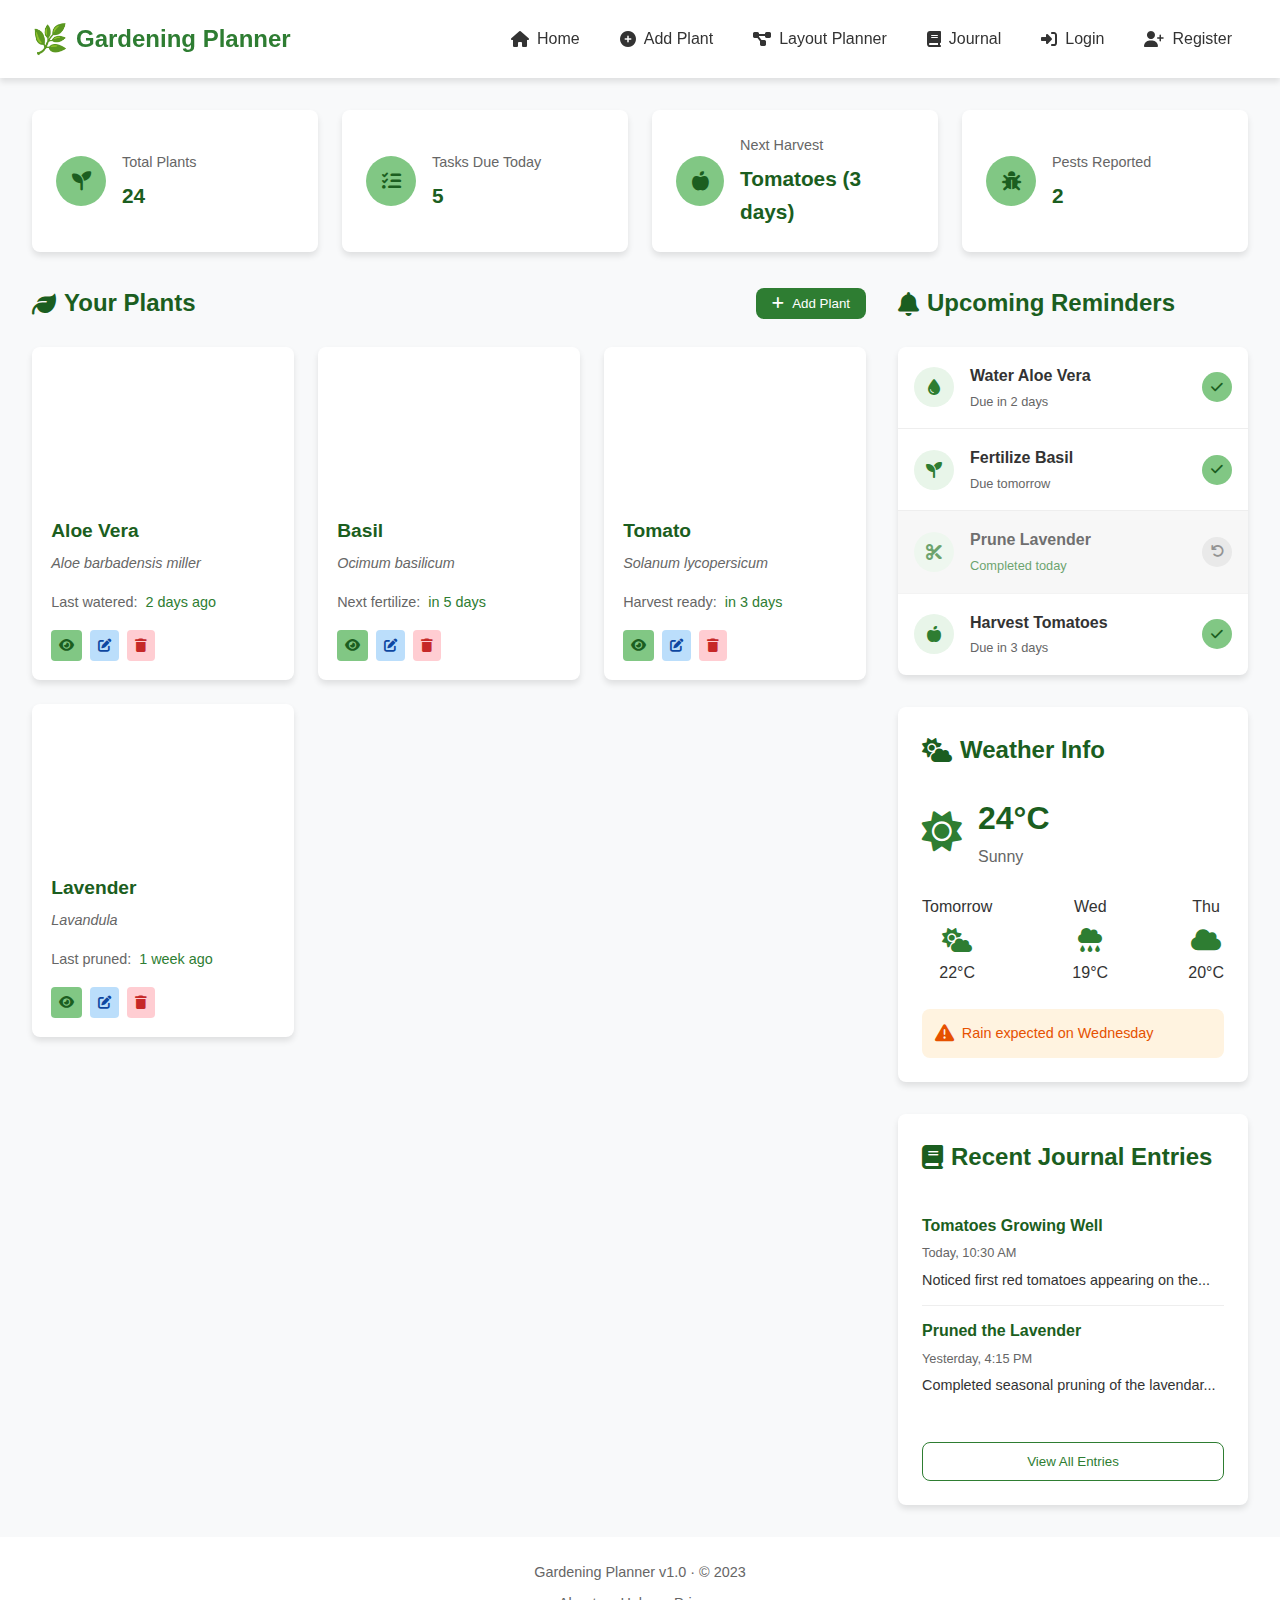
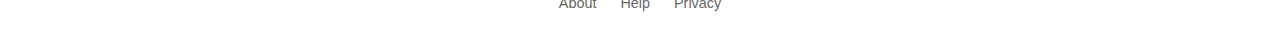
<file: index.html>
<!DOCTYPE html>
<html lang="en">
<head>
  <meta charset="UTF-8">
  <title>Gardening Planner</title>
  <link rel="stylesheet" href="./css/style.css" />
  <link rel="stylesheet" href="./css/dashboard.css">
  <link rel="stylesheet" href="./css/auth.css">
</head>
<body>
  <!-- This div will load dashboard content -->
  <div id="app"></div>

  <script src="./main.js"></script>
</body>
</html>
</file>
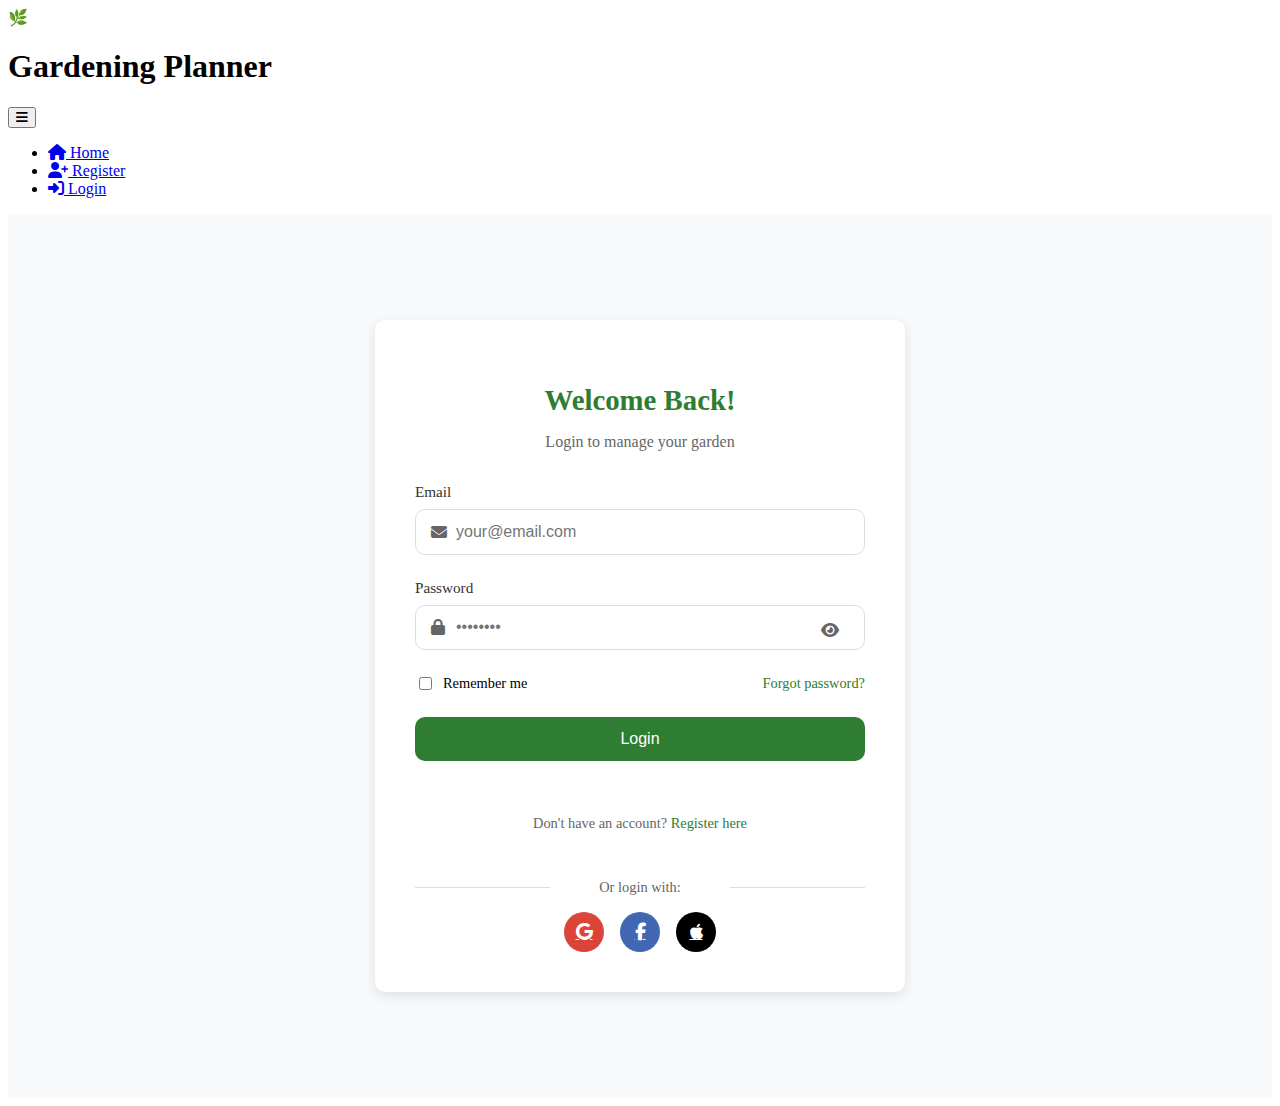
<file: pages/login.html>
<!DOCTYPE html>
<html lang="en">
<head>
    <meta charset="UTF-8">
    <meta name="viewport" content="width=device-width, initial-scale=1.0">
    <title>Gardening Planner - Login</title>
    <base href="/Gardening-Planner/">
    <link rel="stylesheet" href="../css/auth.css">
    <link rel="stylesheet" href="https://cdnjs.cloudflare.com/ajax/libs/font-awesome/6.4.0/css/all.min.css">
</head>
<body>
    <!-- Shared Navbar -->
    <nav class="navbar">
        <div class="navbar-brand">
            <span class="logo-icon">🌿</span>
            <h1>Gardening Planner</h1>
            <button class="navbar-toggler" aria-label="Toggle navigation">
                <i class="fas fa-bars"></i>
            </button>
        </div>
        <div class="navbar-collapse">
            <ul class="nav-links">
                <li><a href="../index.html"><i class="fas fa-home"></i> Home</a></li>
                <li><a href="./register.html"><i class="fas fa-user-plus"></i> Register</a></li>
                <li class="active"><a href="./login.html"><i class="fas fa-sign-in-alt"></i> Login</a></li>
            </ul>
        </div>
    </nav>

    <!-- Login Form -->
    <main class="auth-container">
        <div class="auth-card">
            <div class="auth-header">
                <h2>Welcome Back!</h2>
                <p>Login to manage your garden</p>
            </div>
            
            <form class="auth-form" id="loginForm">
                <div class="form-group">
                    <label for="loginEmail">Email</label>
                    <div class="input-with-icon">
                        <i class="fas fa-envelope"></i>
                        <input type="email" id="loginEmail" placeholder="your@email.com" required>
                    </div>
                </div>
                
                <div class="form-group">
                    <label for="loginPassword">Password</label>
                    <div class="input-with-icon">
                        <i class="fas fa-lock"></i>
                        <input type="password" id="loginPassword" placeholder="••••••••" required>
                        <button type="button" class="toggle-password" aria-label="Show password">
                            <i class="fas fa-eye"></i>
                        </button>
                    </div>
                </div>
                
                <div class="form-options">
                    <label class="remember-me">
                        <input type="checkbox" id="rememberMe">
                        <span>Remember me</span>
                    </label>
                    <a href="#" class="forgot-password">Forgot password?</a>
                </div>
                
                <button type="submit" class="btn-auth">Login</button>
                
                <div class="auth-footer">
                    <p>Don't have an account? <a href="./register.html">Register here</a></p>
                </div>
            </form>
            
            <div class="social-login">
                <p>Or login with:</p>
                <div class="social-icons">
                    <a href="#" class="social-btn google">
                        <i class="fab fa-google"></i>
                    </a>
                    <a href="#" class="social-btn facebook">
                        <i class="fab fa-facebook-f"></i>
                    </a>
                    <a href="#" class="social-btn apple">
                        <i class="fab fa-apple"></i>
                    </a>
                </div>
            </div>
        </div>
    </main>

    <script src="../js/auth.js"></script>
</body>
</html>
</file>
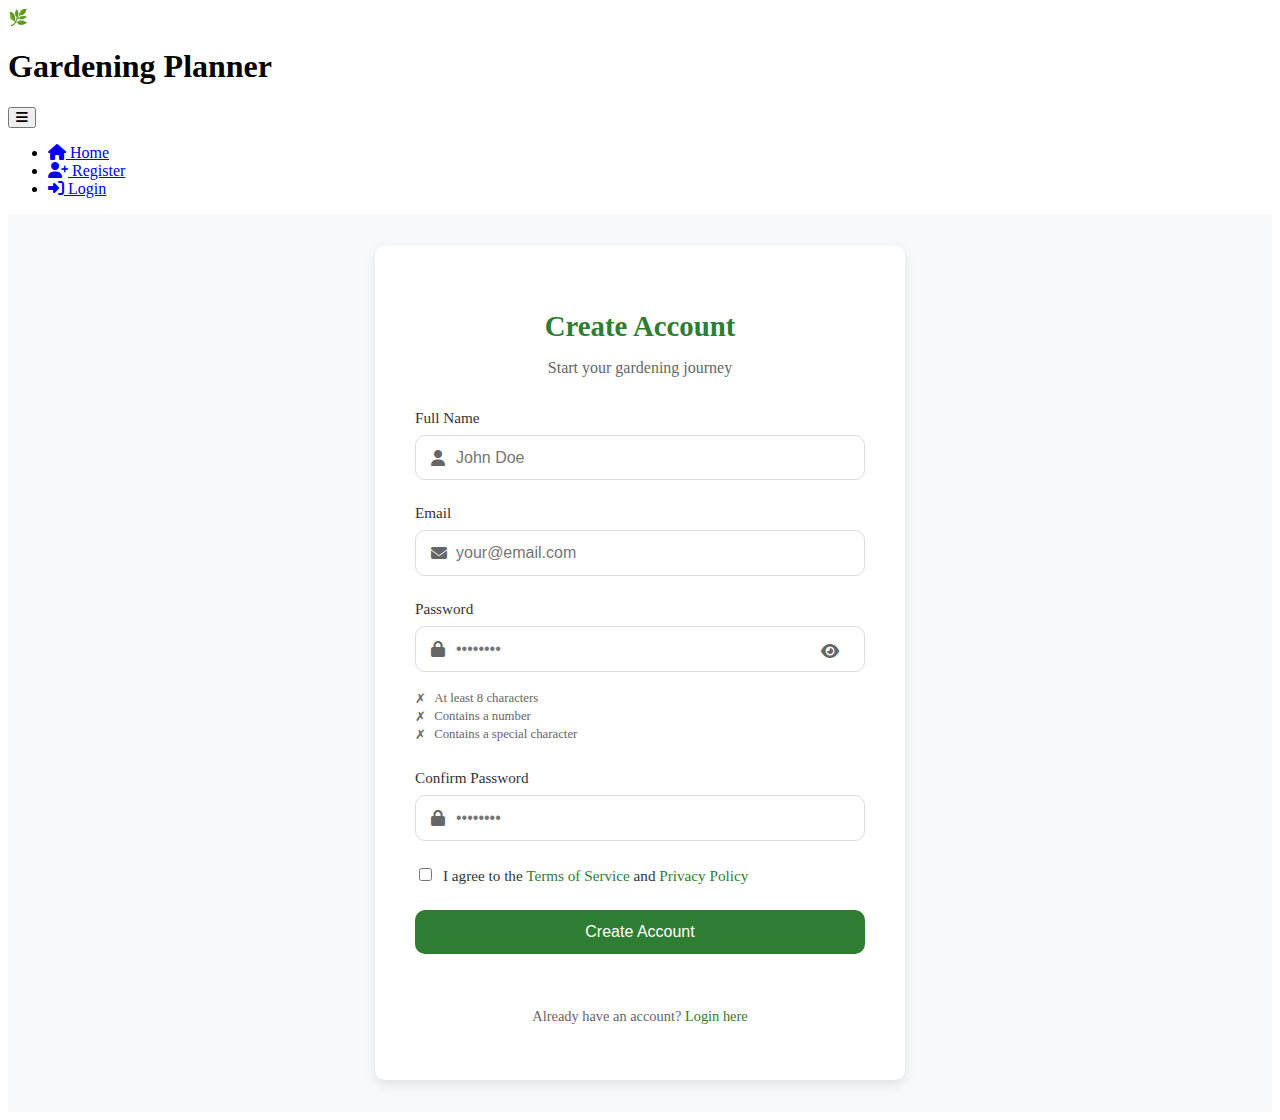
<file: pages/register.html>
<!DOCTYPE html>
<html lang="en">
<head>
    <meta charset="UTF-8">
    <meta name="viewport" content="width=device-width, initial-scale=1.0">
    <title>Gardening Planner - Register</title>
    <link rel="stylesheet" href="../css/auth.css">
    <link rel="stylesheet" href="https://cdnjs.cloudflare.com/ajax/libs/font-awesome/6.4.0/css/all.min.css">
</head>
<body>
    <!-- Shared Navbar -->
    <nav class="navbar">
        <div class="navbar-brand">
            <span class="logo-icon">🌿</span>
            <h1>Gardening Planner</h1>
            <button class="navbar-toggler" aria-label="Toggle navigation">
                <i class="fas fa-bars"></i>
            </button>
        </div>
        <div class="navbar-collapse">
            <ul class="nav-links">
                <li><a href="../index.html"><i class="fas fa-home"></i> Home</a></li>
                <li class="active"><a href="./register.html"><i class="fas fa-user-plus"></i> Register</a></li>
                <li><a href="./login.html"><i class="fas fa-sign-in-alt"></i> Login</a></li>
            </ul>
        </div>
    </nav>

    <!-- Registration Form -->
    <main class="auth-container">
        <div class="auth-card">
            <div class="auth-header">
                <h2>Create Account</h2>
                <p>Start your gardening journey</p>
            </div>
            
            <form class="auth-form" id="registerForm">
                <div class="form-group">
                    <label for="registerName">Full Name</label>
                    <div class="input-with-icon">
                        <i class="fas fa-user"></i>
                        <input type="text" id="registerName" placeholder="John Doe" required>
                    </div>
                </div>
                
                <div class="form-group">
                    <label for="registerEmail">Email</label>
                    <div class="input-with-icon">
                        <i class="fas fa-envelope"></i>
                        <input type="email" id="registerEmail" placeholder="your@email.com" required>
                    </div>
                </div>
                
                <div class="form-group">
                    <label for="registerPassword">Password</label>
                    <div class="input-with-icon">
                        <i class="fas fa-lock"></i>
                        <input type="password" id="registerPassword" placeholder="••••••••" required>
                        <button type="button" class="toggle-password" aria-label="Show password">
                            <i class="fas fa-eye"></i>
                        </button>
                    </div>
                    <div class="password-hints">
                        <p class="hint" data-requirement="length">At least 8 characters</p>
                        <p class="hint" data-requirement="number">Contains a number</p>
                        <p class="hint" data-requirement="special">Contains a special character</p>
                    </div>
                </div>
                
                <div class="form-group">
                    <label for="registerConfirm">Confirm Password</label>
                    <div class="input-with-icon">
                        <i class="fas fa-lock"></i>
                        <input type="password" id="registerConfirm" placeholder="••••••••" required>
                    </div>
                </div>
                
                <div class="form-group terms">
                    <label class="terms-label">
                        <input type="checkbox" id="agreeTerms" required>
                        <span>I agree to the <a href="#">Terms of Service</a> and <a href="#">Privacy Policy</a></span>
                    </label>
                </div>
                
                <button type="submit" class="btn-auth">Create Account</button>
                
                <div class="auth-footer">
                    <p>Already have an account? <a href="./login.html">Login here</a></p>
                </div>
            </form>
        </div>
    </main>

    <script src="../js/auth.js"></script>
</body>
</html>
</file>
<file: css/style.css>
/* Base Styles */
:root {
    --primary-color: #2e7d32;
    --primary-dark: #1b5e20;
    --primary-light: #81c784;
    --secondary-color: #f5f5f5;
    --text-color: #333;
    --text-light: #666;
    --white: #ffffff;
    --shadow: 0 4px 6px rgba(0, 0, 0, 0.1);
    --radius: 8px;
    --transition: all 0.3s ease;
}

* {
    margin: 0;
    padding: 0;
    box-sizing: border-box;
    font-family: 'Segoe UI', Tahoma, Geneva, Verdana, sans-serif;
}

body {
    background-color: #f8f9fa;
    color: var(--text-color);
    line-height: 1.6;
}

/* Navigation Bar */
.navbar {
    display: flex;
    flex-wrap: wrap;
    justify-content: space-between;
    align-items: center;
    padding: 1rem 2rem;
    background-color: var(--white);
    box-shadow: var(--shadow);
    position: sticky;
    top: 0;
    z-index: 1000;
}

.navbar-brand {
    display: flex;
    align-items: center;
    gap: 0.5rem;
    flex: 1;
}

.logo-icon {
    font-size: 1.8rem;
}

.navbar h1 {
    font-size: 1.5rem;
    color: var(--primary-color);
    font-weight: 700;
}

.navbar-toggler {
    display: none;
    background: none;
    border: none;
    font-size: 1.5rem;
    color: var(--primary-color);
    cursor: pointer;
    padding: 0.5rem;
    margin-left: auto;
}

.navbar-collapse {
    display: flex;
    align-items: center;
    /* Transition properties */
    max-height: 1000px; /* Adjust based on your content */
    overflow: hidden;
    transition: max-height 0.3s ease-in-out, opacity 0.2s ease;
    opacity: 1;
}

.nav-links {
    display: flex;
    list-style: none;
    gap: 0.5rem;
    margin-left: auto;
}

.nav-links li a {
    text-decoration: none;
    color: var(--text-color);
    font-weight: 500;
    display: flex;
    align-items: center;
    gap: 0.5rem;
    transition: var(--transition);
    padding: 0.5rem 1rem;
    border-radius: var(--radius);
}

.nav-links li a:hover {
    background-color: var(--primary-light);
    color: var(--primary-dark);
}

.nav-links li.active a {
    background-color: var(--primary-color);
    color: var(--white);
}

/* Responsive Navbar */
@media (max-width: 992px) {
    .navbar-toggler {
        display: block;
    }
    
    .navbar-collapse {
        max-height: 0;
        opacity: 0;
        display: flex; /* Keep this as flex */
        flex-direction: column;
        width: 100%;
        padding-top: 0;
        transition: max-height 0.3s ease-in-out, opacity 0.2s ease;
    }
    
    .navbar-collapse.show {
        max-height: 500px;
        opacity: 1;
        padding-top: 1rem;
    }
    
    .nav-links {
        flex-direction: column;
        width: 100%;
        gap: 0.3rem;
    }
    
    .nav-links li {
        width: 100%;
    }
    
    .nav-links li a {
        padding: 0.8rem 1rem;
    }
}
</file>
<file: css/dashboard.css>
/* Main Dashboard Container */
.dashboard-container {
    padding: 2rem;
    max-width: 1600px;
    margin: 0 auto;
}

/* Summary Cards */
.summary-cards {
    display: grid;
    grid-template-columns: repeat(auto-fit, minmax(200px, 1fr));
    gap: 1.5rem;
    margin-bottom: 2rem;
}

.summary-card {
    background-color: var(--white);
    border-radius: var(--radius);
    padding: 1.5rem;
    display: flex;
    align-items: center;
    gap: 1rem;
    box-shadow: var(--shadow);
    transition: var(--transition);
}

.summary-card:hover {
    transform: translateY(-5px);
    box-shadow: 0 6px 12px rgba(0, 0, 0, 0.1);
}

.card-icon {
    width: 50px;
    height: 50px;
    background-color: var(--primary-light);
    border-radius: 50%;
    display: flex;
    align-items: center;
    justify-content: center;
    color: var(--primary-dark);
    font-size: 1.2rem;
}

.card-content h3 {
    font-size: 0.9rem;
    color: var(--text-light);
    margin-bottom: 0.3rem;
    font-weight: 500;
}

.card-content p {
    font-size: 1.3rem;
    font-weight: 700;
    color: var(--primary-dark);
}

/* Content Grid Layout */
.content-grid {
    display: grid;
    grid-template-columns: 1fr 350px;
    gap: 2rem;
}

/* Your Plants Section */
.your-plants {
    margin-bottom: 2rem;
}

.section-header {
    display: flex;
    justify-content: space-between;
    align-items: center;
    margin-bottom: 1.5rem;
}

.section-header h2 {
    font-size: 1.5rem;
    color: var(--primary-dark);
    display: flex;
    align-items: center;
    gap: 0.5rem;
}

.btn-add {
    background-color: var(--primary-color);
    color: var(--white);
    border: none;
    padding: 0.5rem 1rem;
    border-radius: var(--radius);
    cursor: pointer;
    display: flex;
    align-items: center;
    gap: 0.5rem;
    font-weight: 500;
    transition: var(--transition);
}

.btn-add:hover {
    background-color: var(--primary-dark);
}

.plants-grid {
    display: grid;
    grid-template-columns: repeat(auto-fill, minmax(250px, 1fr));
    gap: 1.5rem;
}

.plant-card {
    background-color: var(--white);
    border-radius: var(--radius);
    overflow: hidden;
    box-shadow: var(--shadow);
    transition: var(--transition);
}

.plant-card:hover {
    transform: translateY(-5px);
    box-shadow: 0 6px 12px rgba(0, 0, 0, 0.1);
}

.plant-image {
    height: 150px;
    background-size: cover;
    background-position: center;
}

.plant-info {
    padding: 1.2rem;
}

.plant-info h3 {
    font-size: 1.2rem;
    margin-bottom: 0.3rem;
    color: var(--primary-dark);
}

.plant-species {
    font-size: 0.9rem;
    color: var(--text-light);
    margin-bottom: 1rem;
    font-style: italic;
}

.plant-status {
    display: flex;
    gap: 0.5rem;
    margin-bottom: 1rem;
    font-size: 0.9rem;
}

.status-label {
    color: var(--text-light);
}

.status-value {
    color: var(--primary-color);
    font-weight: 500;
}

.plant-actions {
    display: flex;
    gap: 0.5rem;
}

.btn-view, .btn-edit, .btn-delete {
    padding: 0.5rem;
    border: none;
    border-radius: 4px;
    cursor: pointer;
    transition: var(--transition);
}

.btn-view {
    background-color: var(--primary-light);
    color: var(--primary-dark);
}

.btn-edit {
    background-color: #bbdefb;
    color: #0d47a1;
}

.btn-delete {
    background-color: #ffcdd2;
    color: #c62828;
}

.btn-view:hover, .btn-edit:hover, .btn-delete:hover {
    opacity: 0.8;
}

/* Sidebar Sections */
.sidebar {
    display: flex;
    flex-direction: column;
    gap: 2rem;
}

/* Reminders Section */
.reminders-list {
    list-style: none;
    background-color: var(--white);
    border-radius: var(--radius);
    box-shadow: var(--shadow);
    overflow: hidden;
}

.reminder-item {
    display: flex;
    align-items: center;
    padding: 1rem;
    border-bottom: 1px solid #eee;
    transition: var(--transition);
}

.reminder-item:last-child {
    border-bottom: none;
}

.reminder-item:hover {
    background-color: #f5f5f5;
}

.reminder-icon {
    width: 40px;
    height: 40px;
    background-color: #e8f5e9;
    border-radius: 50%;
    display: flex;
    align-items: center;
    justify-content: center;
    color: var(--primary-color);
    margin-right: 1rem;
}

.reminder-details {
    flex: 1;
}

.reminder-details h4 {
    font-size: 1rem;
    margin-bottom: 0.2rem;
}

.reminder-due {
    font-size: 0.8rem;
    color: var(--text-light);
}

.reminder-actions {
    margin-left: auto;
}

.btn-complete, .btn-undo {
    width: 30px;
    height: 30px;
    border-radius: 50%;
    border: none;
    cursor: pointer;
    display: flex;
    align-items: center;
    justify-content: center;
    transition: var(--transition);
}

.btn-complete {
    background-color: var(--primary-light);
    color: var(--primary-dark);
}

.btn-undo {
    background-color: #e0e0e0;
    color: var(--text-light);
}

.completed {
    opacity: 0.7;
    background-color: #f5f5f5;
}

.completed .reminder-due {
    color: var(--primary-color);
    font-weight: 500;
}

/* Weather Section */
.weather {
    background-color: var(--white);
    border-radius: var(--radius);
    padding: 1.5rem;
    box-shadow: var(--shadow);
}

.current-weather {
    display: flex;
    align-items: center;
    gap: 1rem;
    margin-bottom: 1.5rem;
}

.weather-icon {
    font-size: 2.5rem;
    color: var(--primary-color);
}

.weather-temp {
    font-size: 2rem;
    font-weight: 700;
    color: var(--primary-dark);
}

.weather-desc {
    font-size: 1rem;
    color: var(--text-light);
}

.weather-forecast {
    display: flex;
    justify-content: space-between;
    margin: 1.5rem 0;
}

.forecast-day {
    text-align: center;
}

.forecast-day i {
    font-size: 1.5rem;
    margin: 0.5rem 0;
    color: var(--primary-color);
}

.weather-alert {
    background-color: #fff3e0;
    padding: 0.8rem;
    border-radius: var(--radius);
    display: flex;
    align-items: center;
    gap: 0.5rem;
    color: #e65100;
    font-size: 0.9rem;
}

.weather-alert i {
    font-size: 1.2rem;
}

/* Journal Preview */
.journal-preview {
    background-color: var(--white);
    border-radius: var(--radius);
    padding: 1.5rem;
    box-shadow: var(--shadow);
}

.journal-entries {
    list-style: none;
    margin: 1rem 0;
}

.journal-entry {
    padding: 0.8rem 0;
    border-bottom: 1px solid #eee;
}

.journal-entry:last-child {
    border-bottom: none;
}

.journal-entry h4 {
    font-size: 1rem;
    margin-bottom: 0.3rem;
    color: var(--primary-dark);
}

.entry-date {
    font-size: 0.8rem;
    color: var(--text-light);
    margin-bottom: 0.3rem;
}

.entry-preview {
    font-size: 0.9rem;
    color: var(--text-color);
    display: -webkit-box;
    -webkit-line-clamp: 2;
    -webkit-box-orient: vertical;
    overflow: hidden;
}

.btn-view-all {
    width: 100%;
    padding: 0.7rem;
    background-color: transparent;
    border: 1px solid var(--primary-color);
    color: var(--primary-color);
    border-radius: var(--radius);
    cursor: pointer;
    font-weight: 500;
    margin-top: 1rem;
    transition: var(--transition);
}

.btn-view-all:hover {
    background-color: var(--primary-light);
}

/* Footer */
.footer {
    background-color: var(--white);
    padding: 1.5rem 2rem;
    text-align: center;
    color: var(--text-light);
    font-size: 0.9rem;
    display: flex;
    flex-direction: column;
    gap: 0.5rem;
}

.footer-links {
    display: flex;
    justify-content: center;
    gap: 1.5rem;
}

.footer-links a {
    color: var(--text-light);
    text-decoration: none;
    transition: var(--transition);
}

.footer-links a:hover {
    color: var(--primary-color);
}

/* Responsive Design */
@media (max-width: 1200px) {
    .content-grid {
        grid-template-columns: 1fr;
    }
}

@media (max-width: 768px) {
    .navbar {
        flex-direction: column;
        padding: 1rem;
    }
    
    .nav-links {
        margin-top: 1rem;
        flex-wrap: wrap;
        justify-content: center;
    }
    
    .dashboard-container {
        padding: 1rem;
    }
    
    .plants-grid {
        grid-template-columns: 1fr;
    }
}
</file>
<file: css/auth.css>
/* Authentication Pages Styles */
:root {
    --auth-primary: #2e7d32;
    --auth-primary-light: #81c784;
    --auth-text: #333;
    --auth-text-light: #666;
    --auth-border: #ddd;
    --auth-error: #d32f2f;
    --auth-success: #388e3c;
    --auth-bg: #f8f9fa;
    --auth-card-bg: #ffffff;
    --auth-shadow: 0 4px 12px rgba(0, 0, 0, 0.1);
    --auth-radius: 10px;
    --auth-transition: all 0.3s ease;
}

/* Auth Container */
.auth-container {
    display: flex;
    justify-content: center;
    align-items: center;
    min-height: calc(100vh - 80px);
    padding: 2rem;
    background-color: var(--auth-bg);
}

.auth-card {
    background-color: var(--auth-card-bg);
    border-radius: var(--auth-radius);
    box-shadow: var(--auth-shadow);
    width: 100%;
    max-width: 450px;
    padding: 2.5rem;
    transition: var(--auth-transition);
}

.auth-header {
    text-align: center;
    margin-bottom: 2rem;
}

.auth-header h2 {
    color: var(--auth-primary);
    font-size: 1.8rem;
    margin-bottom: 0.5rem;
}

.auth-header p {
    color: var(--auth-text-light);
    font-size: 1rem;
}

/* Auth Form */
.auth-form {
    display: flex;
    flex-direction: column;
    gap: 1.5rem;
}

.form-group {
    display: flex;
    flex-direction: column;
    gap: 0.5rem;
}

.form-group label {
    font-weight: 500;
    color: var(--auth-text);
    font-size: 0.95rem;
}

.input-with-icon {
    position: relative;
    display: flex;
    align-items: center;
}

.input-with-icon i {
    position: absolute;
    left: 1rem;
    color: var(--auth-text-light);
    font-size: 1rem;
}

.input-with-icon input {
    width: 100%;
    padding: 0.8rem 1rem 0.8rem 2.5rem;
    border: 1px solid var(--auth-border);
    border-radius: var(--auth-radius);
    font-size: 1rem;
    transition: var(--auth-transition);
}

.input-with-icon input:focus {
    border-color: var(--auth-primary);
    outline: none;
    box-shadow: 0 0 0 2px rgba(46, 125, 50, 0.2);
}

.toggle-password {
    position: absolute;
    right: 3rem;
    top: 1rem;
    background: none;
    border: none;
    color: var(--auth-text-light);
    cursor: pointer;
    font-size: 1rem;
}

/* Form Options */
.form-options {
    display: flex;
    justify-content: space-between;
    align-items: center;
    font-size: 0.9rem;
}

.remember-me {
    display: flex;
    align-items: center;
    gap: 0.5rem;
    cursor: pointer;
}

.remember-me input {
    cursor: pointer;
}

.forgot-password {
    color: var(--auth-primary);
    text-decoration: none;
    transition: var(--auth-transition);
}

.forgot-password:hover {
    text-decoration: underline;
}

/* Terms Checkbox */
.terms-label {
    display: flex;
    align-items: flex-start;
    gap: 0.5rem;
    font-size: 0.9rem;
    cursor: pointer;
    line-height: 1.4;
}

.terms-label input {
    margin-top: 0.2rem;
}

.terms-label a {
    color: var(--auth-primary);
    text-decoration: none;
}

.terms-label a:hover {
    text-decoration: underline;
}

/* Auth Button */
.btn-auth {
    background-color: var(--auth-primary);
    color: white;
    border: none;
    padding: 0.8rem;
    border-radius: var(--auth-radius);
    font-size: 1rem;
    font-weight: 500;
    cursor: pointer;
    transition: var(--auth-transition);
}

.btn-auth:hover {
    background-color: var(--auth-primary-dark);
}

/* Auth Footer */
.auth-footer {
    text-align: center;
    margin-top: 1rem;
    font-size: 0.9rem;
    color: var(--auth-text-light);
}

.auth-footer a {
    color: var(--auth-primary);
    text-decoration: none;
    font-weight: 500;
}

.auth-footer a:hover {
    text-decoration: underline;
}

/* Social Login */
.social-login {
    margin-top: 2rem;
    text-align: center;
}

.social-login p {
    color: var(--auth-text-light);
    font-size: 0.9rem;
    margin-bottom: 1rem;
    position: relative;
}

.social-login p::before,
.social-login p::after {
    content: "";
    position: absolute;
    top: 50%;
    width: 30%;
    height: 1px;
    background-color: var(--auth-border);
}

.social-login p::before {
    left: 0;
}

.social-login p::after {
    right: 0;
}

.social-icons {
    display: flex;
    justify-content: center;
    gap: 1rem;
}

.social-btn {
    width: 40px;
    height: 40px;
    border-radius: 50%;
    display: flex;
    align-items: center;
    justify-content: center;
    color: white;
    font-size: 1.1rem;
    transition: var(--auth-transition);
}

.social-btn.google {
    background-color: #DB4437;
}

.social-btn.facebook {
    background-color: #4267B2;
}

.social-btn.apple {
    background-color: #000000;
}

.social-btn:hover {
    transform: translateY(-2px);
    box-shadow: 0 4px 8px rgba(0, 0, 0, 0.1);
}

/* Password Hints */
.password-hints {
    margin-top: 0.5rem;
}

.password-hints .hint {
    font-size: 0.8rem;
    color: var(--auth-text-light);
    margin: 0.2rem 0;
    position: relative;
    padding-left: 1.2rem;
}

.password-hints .hint::before {
    content: "✗";
    position: absolute;
    left: 0;
    color: var(--auth-text-light);
}

.password-hints .hint.valid {
    color: var(--auth-success);
}

.password-hints .hint.valid::before {
    content: "✓";
    color: var(--auth-success);
}

/* Responsive */
@media (max-width: 576px) {
    .auth-card {
        padding: 1.5rem;
    }
    
    .auth-header h2 {
        font-size: 1.5rem;
    }
}
</file>
